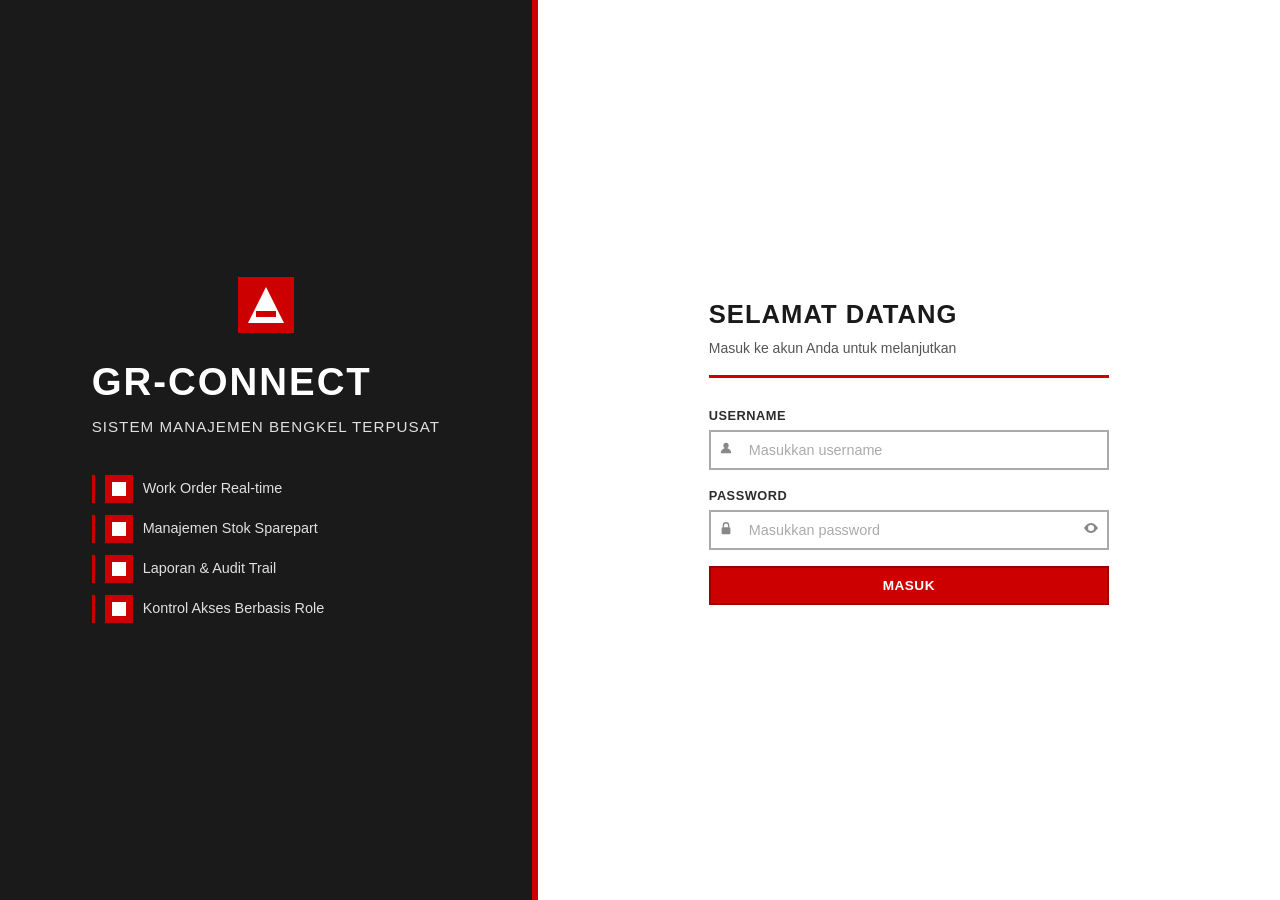
<file: index.html>
<!DOCTYPE html>
<html lang="id">
<head>
  <meta charset="UTF-8" />
  <meta name="viewport" content="width=device-width, initial-scale=1.0" />
  <title>GR-Connect — Login</title>
  <link rel="stylesheet" href="css/style.css" />
</head>
<body class="login-body">

  <div class="login-container">
    <!-- Left panel: branding -->
    <div class="login-brand">
      <div class="brand-content">
        <div class="brand-logo">
          <svg width="56" height="56" viewBox="0 0 56 56" fill="none">
            <rect width="56" height="56" fill="#cc0000"/>
            <path d="M10 46 L28 10 L46 46 Z" fill="white"/>
            <rect x="18" y="34" width="20" height="6" fill="#cc0000"/>
          </svg>
        </div>
        <h1 class="brand-name">GR-Connect</h1>
        <p class="brand-tagline">Sistem Manajemen Bengkel Terpusat</p>
        <div class="brand-features">
          <div class="feature-item">
            <div class="feature-icon">
              <svg width="14" height="14" viewBox="0 0 14 14" fill="white"><rect width="14" height="14"/></svg>
            </div>
            <span>Work Order Real-time</span>
          </div>
          <div class="feature-item">
            <div class="feature-icon">
              <svg width="14" height="14" viewBox="0 0 14 14" fill="white"><rect width="14" height="14"/></svg>
            </div>
            <span>Manajemen Stok Sparepart</span>
          </div>
          <div class="feature-item">
            <div class="feature-icon">
              <svg width="14" height="14" viewBox="0 0 14 14" fill="white"><rect width="14" height="14"/></svg>
            </div>
            <span>Laporan &amp; Audit Trail</span>
          </div>
          <div class="feature-item">
            <div class="feature-icon">
              <svg width="14" height="14" viewBox="0 0 14 14" fill="white"><rect width="14" height="14"/></svg>
            </div>
            <span>Kontrol Akses Berbasis Role</span>
          </div>
        </div>
      </div>
    </div>

    <!-- Right panel: form -->
    <div class="login-form-panel">
      <div class="login-form-wrapper">
        <div class="login-header">
          <h2>Selamat Datang</h2>
          <p>Masuk ke akun Anda untuk melanjutkan</p>
        </div>

        <div id="login-error" class="alert alert-error" style="display:none;"></div>

        <form id="loginForm" class="login-form">
          <div class="form-group">
            <label for="username">Username</label>
            <div class="input-wrapper">
              <span class="input-icon">
                <svg width="14" height="14" viewBox="0 0 16 16" fill="#888"><circle cx="8" cy="5" r="3"/><path d="M2 14c0-3.3 2.7-6 6-6s6 2.7 6 6H2z"/></svg>
              </span>
              <input type="text" id="username" name="username" placeholder="Masukkan username" required autocomplete="username" />
            </div>
          </div>

          <div class="form-group">
            <label for="password">Password</label>
            <div class="input-wrapper">
              <span class="input-icon">
                <svg width="14" height="14" viewBox="0 0 16 16" fill="#888"><rect x="3" y="7" width="10" height="8" rx="1"/><path d="M5 7V5a3 3 0 0 1 6 0v2" fill="none" stroke="#888" stroke-width="1.5"/></svg>
              </span>
              <input type="password" id="password" name="password" placeholder="Masukkan password" required autocomplete="current-password" />
              <button type="button" class="toggle-password" onclick="togglePassword()" title="Tampilkan password">
                <svg width="16" height="16" viewBox="0 0 16 16" fill="#888"><path d="M8 3C4 3 1 8 1 8s3 5 7 5 7-5 7-5-3-5-7-5zm0 8a3 3 0 1 1 0-6 3 3 0 0 1 0 6z"/></svg>
              </button>
            </div>
          </div>

          <button type="submit" class="btn btn-primary btn-full" id="loginBtn">
            <span class="btn-text">MASUK</span>
            <span class="btn-loader" style="display:none;">
              <svg class="spinner" width="18" height="18" viewBox="0 0 24 24">
                <circle cx="12" cy="12" r="10" stroke="white" stroke-width="3" fill="none" stroke-dasharray="30 70" stroke-linecap="round"/>
              </svg>
            </span>
          </button>
        </form>


      </div>
    </div>
  </div>

  <script src="js/config.js"></script>
  <script src="js/api.js"></script>
  <script src="js/auth.js"></script>
  <script>
    function togglePassword() {
      const pw = document.getElementById('password');
      pw.type = pw.type === 'password' ? 'text' : 'password';
    }
  </script>
</body>
</html>
</file>
<file: css/style.css>
/* GR-Connect — NASCAR Flat Theme */

:root {
  --red: #cc0000;
  --red-dark: #990000;
  --yellow: #f5c518;
  --black: #1a1a1a;
  --dark-gray: #2d2d2d;
  --mid-gray: #555555;
  --light-gray: #e0e0e0;
  --bg: #f2f2f2;
  --white: #ffffff;
  --success: #1a7a1a;
  --danger: #cc0000;
  --warning: #c07000;
  --border: #aaaaaa;
  --font: 'Arial Black', 'Arial Bold', Arial, sans-serif;
  --font-body: Arial, Helvetica, sans-serif;
}

*,
*::before,
*::after {
  box-sizing: border-box;
  margin: 0;
  padding: 0;
}

html {
  scroll-behavior: auto;
  overflow-x: hidden; /* Cegah scroll di level dokumen */
}

body {
  font-family: var(--font-body);
  background: var(--bg);
  color: var(--black);
  line-height: 1.5;
  min-height: 100vh;
  overflow-x: hidden; /* Cegah horizontal scroll di level paling luar */
}

/* ── LOGIN PAGE ── */
.login-body {
  display: flex;
  align-items: stretch;
  min-height: 100vh;
  background: var(--bg);
}

.login-container {
  display: flex;
  width: 100%;
  min-height: 100vh;
}

.login-brand {
  width: 42%;
  background: var(--black);
  display: flex;
  align-items: center;
  justify-content: center;
  padding: 48px;
  border-right: 6px solid var(--red);
}

.brand-content {
  color: var(--white);
}

.brand-logo {
  display: flex;
  align-items: center;
  justify-content: center;
  margin-bottom: 20px;
}

.brand-logo svg rect {
  fill: var(--red);
}

.brand-name {
  font-family: var(--font);
  font-size: 2.4rem;
  font-weight: 900;
  color: var(--white);
  text-transform: uppercase;
  letter-spacing: 2px;
  margin-bottom: 6px;
}

.brand-tagline {
  font-size: 0.95rem;
  color: var(--light-gray);
  margin-bottom: 36px;
  text-transform: uppercase;
  letter-spacing: 1px;
}

.brand-features {
  display: flex;
  flex-direction: column;
  gap: 12px;
}

.feature-item {
  display: flex;
  align-items: center;
  gap: 10px;
  color: var(--light-gray);
  font-size: 0.9rem;
  border-left: 3px solid var(--red);
  padding-left: 10px;
}

.feature-icon {
  width: 28px;
  height: 28px;
  background: var(--red);
  display: flex;
  align-items: center;
  justify-content: center;
  flex-shrink: 0;
}

.login-form-panel {
  flex: 1;
  display: flex;
  align-items: center;
  justify-content: center;
  padding: 48px 32px;
  background: var(--white);
}

.login-form-wrapper {
  width: 100%;
  max-width: 400px;
}

.login-header {
  margin-bottom: 28px;
  border-bottom: 3px solid var(--red);
  padding-bottom: 16px;
}

.login-header h2 {
  font-family: var(--font);
  font-size: 1.6rem;
  font-weight: 900;
  color: var(--black);
  text-transform: uppercase;
  letter-spacing: 1px;
  margin-bottom: 4px;
}

.login-header p {
  color: var(--mid-gray);
  font-size: 0.875rem;
}

/* ── FORM ELEMENTS ── */
.form-group {
  margin-bottom: 16px;
}

.form-group label {
  display: block;
  font-size: 0.8rem;
  font-weight: 700;
  color: var(--dark-gray);
  text-transform: uppercase;
  letter-spacing: 0.5px;
  margin-bottom: 5px;
}

.input-wrapper {
  position: relative;
  display: flex;
  align-items: center;
}

.input-icon {
  position: absolute;
  left: 10px;
  pointer-events: none;
  z-index: 1;
  color: var(--mid-gray);
}

.input-wrapper input {
  width: 100%;
  padding: 10px 12px 10px 38px;
  background: var(--white);
  border: 2px solid var(--border);
  color: var(--black);
  font-family: var(--font-body);
  font-size: 0.9rem;
  outline: none;
  border-radius: 0;
}

.input-wrapper input:focus {
  border-color: var(--red);
  background: #fff8f8;
}

.input-wrapper input::placeholder {
  color: #aaa;
}

.toggle-password {
  position: absolute;
  right: 10px;
  background: none;
  border: none;
  cursor: pointer;
  color: var(--mid-gray);
  padding: 0;
}

/* ── BUTTONS ── */
.btn {
  display: inline-flex;
  align-items: center;
  justify-content: center;
  gap: 6px;
  padding: 10px 18px;
  border: 2px solid transparent;
  font-family: var(--font-body);
  font-size: 0.85rem;
  font-weight: 700;
  cursor: pointer;
  text-decoration: none;
  text-transform: uppercase;
  letter-spacing: 0.5px;
  border-radius: 0;
  transition: all 0.2s ease;
}

.btn-primary {
  background: var(--red);
  color: var(--white);
  border-color: var(--red-dark);
}

.btn-primary:hover {
  background: var(--red-dark);
}

.btn-primary:disabled {
  opacity: 0.55;
  cursor: not-allowed;
}

.btn-secondary {
  background: var(--dark-gray);
  color: var(--white);
  border-color: var(--black);
}

.btn-secondary:hover {
  background: var(--black);
}

.btn-danger {
  background: var(--red);
  color: var(--white);
  border-color: var(--red-dark);
}

.btn-danger:hover {
  background: var(--red-dark);
}

.btn-success {
  background: var(--success);
  color: var(--white);
  border-color: #145c14;
}

.btn-success:hover {
  background: #145c14;
}

.btn-sm {
  padding: 5px 12px;
  font-size: 0.78rem;
}

.btn-full {
  width: 100%;
}

.spinner {
  animation: spin 0.8s linear infinite;
}

@keyframes spin {
  to {
    transform: rotate(360deg);
  }
}

/* ── ALERTS ── */
.alert {
  padding: 10px 14px;
  font-size: 0.85rem;
  margin-bottom: 16px;
  border-left: 4px solid;
  background: #fff0f0;
}

.alert-error {
  border-color: var(--red);
  color: var(--red-dark);
  background: #fff0f0;
}

.alert-success {
  border-color: var(--success);
  color: var(--success);
  background: #f0fff0;
}

.alert-warning {
  border-color: var(--warning);
  color: var(--warning);
  background: #fff8e0;
}

/* ── DEMO ACCOUNTS ── */
.demo-accounts {
  margin-top: 24px;
  padding: 16px;
  background: var(--bg);
  border: 2px solid var(--border);
}

.demo-title {
  font-size: 0.72rem;
  font-weight: 700;
  color: var(--mid-gray);
  text-transform: uppercase;
  letter-spacing: 0.5px;
  margin-bottom: 10px;
}

.demo-grid {
  display: grid;
  grid-template-columns: 1fr 1fr;
  gap: 6px;
  margin-bottom: 10px;
}

.demo-account {
  display: flex;
  flex-direction: column;
  gap: 2px;
  padding: 8px;
  background: var(--white);
  cursor: pointer;
  border: 2px solid var(--border);
}

.demo-account:hover {
  border-color: var(--red);
  background: #fff8f8;
}

.demo-role {
  font-size: 0.68rem;
  font-weight: 700;
  padding: 1px 6px;
  width: fit-content;
  text-transform: uppercase;
  letter-spacing: 0.5px;
  color: var(--white);
}

.demo-role.manager {
  background: var(--black);
}

.demo-role.ca {
  background: #0077aa;
}

.demo-role.mekanik {
  background: #c07000;
}

.demo-role.kasir {
  background: var(--success);
}

.demo-role.sparepart {
  background: #660099;
}

.demo-user {
  font-size: 0.78rem;
  color: var(--mid-gray);
  font-family: monospace;
}

.demo-pw {
  font-size: 0.72rem;
  color: var(--mid-gray);
}

.demo-pw code {
  background: var(--bg);
  padding: 1px 5px;
  color: var(--red);
  font-weight: 700;
}

/* ── APP LAYOUT ── */
.app-layout {
  display: flex;
  min-height: 100vh;
  max-width: 100%; /* Cegah container flex meluber */
  overflow-x: hidden;
}

/* ── SIDEBAR ── */
.sidebar {
  width: 240px;
  background: var(--black);
  border-right: 4px solid var(--red);
  display: flex;
  flex-direction: column;
  position: fixed;
  top: 0;
  left: 0;
  height: 100vh;
  z-index: 100;
}

.sidebar-header {
  padding: 18px 16px;
  border-bottom: 2px solid var(--red);
  display: flex;
  align-items: center;
  gap: 10px;
  background: var(--red);
}

.sidebar-logo {
  width: 32px;
  height: 32px;
  background: var(--white);
  display: flex;
  align-items: center;
  justify-content: center;
  flex-shrink: 0;
}

.sidebar-title {
  font-family: var(--font);
  font-size: 1.05rem;
  font-weight: 900;
  color: var(--white);
  text-transform: uppercase;
  letter-spacing: 1px;
}

.sidebar-subtitle {
  font-size: 0.65rem;
  color: rgba(255, 255, 255, 0.75);
  text-transform: uppercase;
}

.sidebar-nav {
  flex: 1;
  padding: 12px 8px;
  overflow-y: auto;
}

.nav-section {
  margin-bottom: 6px;
}

.nav-section-title {
  font-size: 0.62rem;
  font-weight: 700;
  color: #888;
  text-transform: uppercase;
  letter-spacing: 1px;
  padding: 6px 8px 4px;
}

.nav-item {
  display: flex;
  align-items: center;
  gap: 8px;
  padding: 9px 10px;
  cursor: pointer;
  font-size: 0.85rem;
  font-weight: 700;
  color: var(--light-gray);
  text-transform: uppercase;
  text-decoration: none;
  margin-bottom: 2px;
  border: none;
  background: none;
  width: 100%;
  text-align: left;
  letter-spacing: 0.3px;
  border-left: 4px solid transparent;
  transition: all 0.2s ease;
}

.nav-item:hover {
  background: var(--dark-gray);
  color: var(--white);
  border-left-color: var(--yellow);
}

.nav-item.active {
  background: var(--red);
  color: var(--white);
  border-left-color: var(--yellow);
}

.nav-icon {
  flex-shrink: 0;
}

.sidebar-footer {
  padding: 12px 8px;
  border-top: 2px solid var(--dark-gray);
}

.user-card {
  display: flex;
  align-items: center;
  gap: 8px;
  padding: 10px;
  background: var(--dark-gray);
  border: 1px solid #444;
}

.user-avatar {
  width: 34px;
  height: 34px;
  background: var(--red);
  display: flex;
  align-items: center;
  justify-content: center;
  font-size: 0.8rem;
  font-weight: 700;
  color: var(--white);
  flex-shrink: 0;
  text-transform: uppercase;
}

.user-info {
  flex: 1;
  min-width: 0;
}

.user-name {
  font-size: 0.82rem;
  font-weight: 700;
  color: var(--white);
  white-space: nowrap;
  overflow: hidden;
  text-overflow: ellipsis;
}

.user-role {
  font-size: 0.65rem;
  color: #aaa;
  text-transform: uppercase;
}

.logout-btn {
  background: none;
  border: 1px solid #555;
  cursor: pointer;
  color: #aaa;
  font-size: 0.7rem;
  font-weight: 700;
  padding: 4px 7px;
  text-transform: uppercase;
}

.logout-btn:hover {
  color: var(--white);
  background: var(--red);
  border-color: var(--red);
}

/* ── MAIN CONTENT ── */
.main-content {
  margin-left: 240px;
  flex: 1;
  min-width: 0; /* CRITICAL: Mencegah flexbox memaksa lebar membesar mengikuti tabel */
  display: flex;
  flex-direction: column;
  min-height: 100vh;
  /* Batasi lebar agar tidak melebihi sisa ruang setelah sidebar */
  max-width: calc(100% - 240px);
  overflow-x: hidden;
  animation: fadePageIn 0.3s ease-out both;
  transition: margin-left 0.3s cubic-bezier(0.4, 0, 0.2, 1);
}

/* Tugas 3: Keyframe fade + slide-up ringan */
@keyframes fadePageIn {
  from {
    opacity: 0;
    transform: translateY(8px);
  }
  to {
    opacity: 1;
    transform: translateY(0);
  }
}

.page-header {
  padding: 0 28px;
  border-bottom: 3px solid var(--border);
  background: var(--dark-gray);
  position: sticky;
  top: 0;
  z-index: 50;
}

.page-header-inner {
  display: flex;
  align-items: center;
  justify-content: space-between;
  padding: 16px 0;
}

.page-title {
  font-family: var(--font);
  font-size: 1.3rem;
  font-weight: 900;
  color: var(--white);
  text-transform: uppercase;
  letter-spacing: 1px;
}

.page-subtitle {
  font-size: 0.8rem;
  color: #bbb;
  margin-top: 2px;
}

.page-actions {
  display: flex;
  gap: 8px;
  align-items: center;
}

.page-body {
  padding: 24px 28px;
  flex: 1;
  min-width: 0; /* CRITICAL: Mencegah page-body ikut melar */
  overflow-x: hidden; /* Padding tidak menyebabkan scroll keluar */
}

/* ── STATS CARDS ── */
.stats-grid {
  display: grid;
  grid-template-columns: repeat(auto-fit, minmax(200px, 1fr));
  gap: 16px;
  margin-bottom: 24px;
}

.stat-card {
  background: var(--white);
  border: 2px solid var(--border);
  border-top: 4px solid var(--red);
  padding: 18px;
  display: flex;
  align-items: flex-start;
  gap: 14px;
}

.stat-icon {
  width: 44px;
  height: 44px;
  background: var(--black);
  display: flex;
  align-items: center;
  justify-content: center;
  flex-shrink: 0;
}

.stat-value {
  font-family: var(--font);
  font-size: 1.9rem;
  font-weight: 900;
  color: var(--black);
  line-height: 1;
  margin-bottom: 3px;
}

.stat-label {
  font-size: 0.8rem;
  color: var(--mid-gray);
  font-weight: 700;
  text-transform: uppercase;
}

.stat-change {
  font-size: 0.72rem;
  color: var(--success);
  margin-top: 3px;
  font-weight: 700;
}

/* ── TABLE ── */
.table-card {
  background: var(--white);
  border: 2px solid var(--border);
}

.table-card-header {
  padding: 14px 18px;
  border-bottom: 3px solid var(--border);
  display: flex;
  align-items: center;
  justify-content: space-between;
  gap: 14px;
  flex-wrap: wrap;
  background: var(--dark-gray);
}

.table-card-title {
  font-family: var(--font);
  font-size: 0.95rem;
  font-weight: 900;
  color: var(--white);
  text-transform: uppercase;
  letter-spacing: 0.5px;
}

.table-filters {
  display: flex;
  gap: 8px;
  align-items: center;
  flex-wrap: wrap;
}

.filter-input {
  padding: 6px 10px;
  background: var(--white);
  border: 2px solid var(--border);
  color: var(--black);
  font-family: var(--font-body);
  font-size: 0.83rem;
  outline: none;
  border-radius: 0;
}

.filter-input:focus {
  border-color: var(--red);
}

.table-wrapper {
  overflow-x: auto;
  width: 100%; /* Pastikan wrapper tidak meluber dari parent */
  max-width: 100%;
}

table {
  width: 100%;
  border-collapse: collapse;
}

thead tr {
  background: var(--light-gray);
}

th {
  padding: 10px 16px;
  text-align: left;
  font-size: 0.72rem;
  font-weight: 700;
  color: var(--dark-gray);
  text-transform: uppercase;
  letter-spacing: 0.5px;
  white-space: nowrap;
  border-bottom: 2px solid var(--border);
}

td {
  padding: 12px 16px;
  font-size: 0.855rem;
  color: var(--dark-gray);
  border-top: 1px solid var(--light-gray);
  vertical-align: middle;
}

tr:hover td {
  background: #fafafa;
}

.td-main {
  color: var(--black);
  font-weight: 700;
}

/* ── BADGES ── */
.badge {
  display: inline-block;
  padding: 2px 8px;
  font-size: 0.7rem;
  font-weight: 700;
  text-transform: uppercase;
  letter-spacing: 0.3px;
  white-space: nowrap;
  border: 1px solid;
}

.badge-antrean {
  background: #fff3cd;
  color: #856404;
  border-color: #ffc107;
}

.badge-dikerjakan {
  background: #cce5ff;
  color: #004085;
  border-color: #007bff;
}

.badge-nunggu_part {
  background: #f8d7da;
  color: #721c24;
  border-color: #f5c6cb;
}

.badge-selesai {
  background: #d4edda;
  color: #155724;
  border-color: #28a745;
}

.badge-lunas {
  background: #d4edda;
  color: #155724;
  border-color: #28a745;
}

.badge-belum_lunas {
  background: #f8d7da;
  color: #721c24;
  border-color: #f5c6cb;
}

.badge-low {
  background: #f8d7da;
  color: #721c24;
  border-color: #f5c6cb;
}

.badge-ok {
  background: #d4edda;
  color: #155724;
  border-color: #28a745;
}

.actions {
  display: flex;
  gap: 5px;
  flex-wrap: wrap;
}

/* ── KEBAB / AKSI DROPDOWN MENU ── */
.kebab-wrapper {
  position: relative;
  display: inline-block;
}

.kebab-btn {
  background: var(--dark-gray);
  color: var(--white);
  border: 2px solid var(--black);
  padding: 5px 12px;
  font-family: var(--font-body);
  font-size: 0.78rem;
  font-weight: 700;
  text-transform: uppercase;
  letter-spacing: 0.5px;
  cursor: pointer;
  border-radius: 0;
  line-height: 1.4;
  white-space: nowrap;
  user-select: none;
}

.kebab-btn:hover {
  background: var(--black);
}

.kebab-menu {
  display: none;
  position: absolute;
  right: 0;
  top: 100%;
  min-width: 170px;
  background: var(--white);
  border: 2px solid var(--black);
  border-top: 3px solid var(--red);
  z-index: 500;
  flex-direction: column;
  box-shadow: 4px 4px 0 rgba(0, 0, 0, 0.35);
}

.kebab-menu.open {
  display: flex;
}

.kebab-item {
  display: block;
  width: 100%;
  padding: 9px 14px;
  text-align: left;
  font-family: var(--font-body);
  font-size: 0.8rem;
  font-weight: 700;
  text-transform: uppercase;
  letter-spacing: 0.4px;
  cursor: pointer;
  border: none;
  border-bottom: 1px solid var(--light-gray);
  background: var(--white);
  color: var(--black);
  border-radius: 0;
  transition: all 0.2s ease;
}

.kebab-item:last-child {
  border-bottom: none;
}

.kebab-item:hover {
  background: var(--black);
  color: var(--white);
}

.kebab-item.item-yellow {
  color: var(--warning);
}

.kebab-item.item-yellow:hover {
  background: #c07000;
  color: var(--white);
}

.kebab-item.item-blue {
  color: #2563eb;
}

.kebab-item.item-blue:hover {
  background: #2563eb;
  color: var(--white);
}

.kebab-item.item-purple {
  color: #7c3aed;
}

.kebab-item.item-purple:hover {
  background: #7c3aed;
  color: var(--white);
}

.kebab-item.item-orange {
  color: #d97706;
}

.kebab-item.item-orange:hover {
  background: #d97706;
  color: var(--white);
}

.kebab-item.item-green {
  color: var(--success);
}

.kebab-item.item-green:hover {
  background: var(--success);
  color: var(--white);
}

/* ── MODAL ── */
.modal-overlay {
  position: fixed;
  inset: 0;
  background: rgba(0, 0, 0, 0.65);
  z-index: 1000;
  display: flex;
  align-items: center;
  justify-content: center;
  padding: 20px;
}

.modal {
  background: var(--white);
  border: 3px solid var(--dark-gray);
  border-top: 5px solid var(--red);
  width: 100%;
  max-width: 560px;
  max-height: 90vh;
  overflow-y: auto;
}

.modal-header {
  padding: 16px 20px;
  border-bottom: 2px solid var(--border);
  display: flex;
  align-items: center;
  justify-content: space-between;
  background: var(--dark-gray);
}

.modal-title {
  font-family: var(--font);
  font-size: 1rem;
  font-weight: 900;
  color: var(--white);
  text-transform: uppercase;
  letter-spacing: 0.5px;
}

.modal-close {
  background: none;
  border: 1px solid #666;
  cursor: pointer;
  color: #ccc;
  font-size: 1rem;
  padding: 2px 8px;
  line-height: 1.4;
  font-weight: 700;
}

.modal-close:hover {
  color: var(--white);
  background: var(--red);
  border-color: var(--red);
}

.modal-body {
  padding: 20px;
}

.modal-footer {
  padding: 14px 20px;
  display: flex;
  gap: 8px;
  justify-content: flex-end;
  border-top: 2px solid var(--border);
  background: var(--bg);
}

/* Form in modal */
.form-row {
  display: grid;
  grid-template-columns: 1fr 1fr;
  gap: 14px;
}

.form-row .form-group {
  margin-bottom: 0;
}

.modal-body .form-group {
  margin-bottom: 14px;
}

.modal-body .form-group label {
  font-size: 0.78rem;
}

.modal-body .input-wrapper input,
.modal-body select,
.modal-body textarea {
  width: 100%;
  padding: 9px 12px;
  background: var(--white);
  border: 2px solid var(--border);
  color: var(--black);
  font-family: var(--font-body);
  font-size: 0.875rem;
  outline: none;
  border-radius: 0;
}

.modal-body .input-wrapper input {
  padding-left: 12px;
}

.modal-body select option {
  background: var(--white);
}

.modal-body .input-wrapper input:focus,
.modal-body select:focus,
.modal-body textarea:focus {
  border-color: var(--red);
}

.modal-body textarea {
  resize: vertical;
  min-height: 80px;
}

/* ── LOADING & EMPTY STATES ── */
.loading-state,
.empty-state {
  display: flex;
  flex-direction: column;
  align-items: center;
  justify-content: center;
  padding: 50px 20px;
  color: var(--mid-gray);
  gap: 10px;
  font-weight: 700;
  text-transform: uppercase;
  font-size: 0.85rem;
}

/* ── TOAST NOTIFICATIONS ── */
.toast-container {
  position: fixed;
  top: 20px;
  right: 20px;
  z-index: 9999;
  display: flex;
  flex-direction: column;
  gap: 6px;
  pointer-events: none;
}

.toast {
  padding: 12px 18px;
  font-size: 0.85rem;
  font-weight: 700;
  display: flex;
  align-items: center;
  gap: 8px;
  pointer-events: all;
  max-width: 340px;
  border-left: 5px solid;
  text-transform: uppercase;
  letter-spacing: 0.3px;
}

.toast.success {
  background: #d4edda;
  color: #155724;
  border-color: #28a745;
}

.toast.error {
  background: #f8d7da;
  color: #721c24;
  border-color: #cc0000;
}

.toast.warning {
  background: #fff3cd;
  color: #856404;
  border-color: #ffc107;
}

/* ── DETAIL PANEL ── */
.detail-section {
  background: var(--bg);
  border: 1px solid var(--border);
  border-left: 4px solid var(--red);
  padding: 16px;
  margin-bottom: 14px;
}

.detail-section-title {
  font-size: 0.72rem;
  font-weight: 700;
  text-transform: uppercase;
  letter-spacing: 0.5px;
  color: var(--mid-gray);
  margin-bottom: 12px;
  border-bottom: 1px solid var(--border);
  padding-bottom: 6px;
}

.detail-grid {
  display: grid;
  grid-template-columns: 1fr 1fr;
  gap: 10px;
}

.detail-key {
  font-size: 0.72rem;
  color: var(--mid-gray);
  font-weight: 700;
  text-transform: uppercase;
  margin-bottom: 2px;
}

.detail-value {
  font-size: 0.88rem;
  color: var(--black);
  font-weight: 500;
}

.total-row {
  display: flex;
  justify-content: space-between;
  align-items: center;
  padding: 8px 0;
  border-bottom: 1px solid var(--border);
}

.total-row:last-child {
  border-bottom: none;
}

.total-label {
  font-size: 0.85rem;
  color: var(--mid-gray);
  font-weight: 700;
  text-transform: uppercase;
}

.total-value {
  font-size: 0.9rem;
  font-weight: 700;
  color: var(--black);
}

.total-row.grand .total-label {
  font-size: 0.95rem;
  color: var(--black);
}

.total-row.grand .total-value {
  font-size: 1.05rem;
  color: var(--red);
  font-weight: 900;
}

/* ── BUTTON TABLE ACTION (Tugas 3: ukuran seragam) ── */
.btn-table-action {
  display: inline-flex;
  align-items: center;
  justify-content: center;
  gap: 4px;
  min-width: 80px;
  height: 30px;
  padding: 0 10px;
  font-size: 0.75rem;
  font-family: var(--font-body);
  font-weight: 700;
  text-transform: uppercase;
  letter-spacing: 0.4px;
  cursor: pointer;
  border-radius: 0;
  border: 2px solid transparent;
  white-space: nowrap;
  /* NASCAR: kaku, flat, no rounded */
}

/* ── HAMBURGER BUTTON (hidden di desktop) ── */
.hamburger-btn {
  display: none;
  align-items: center;
  justify-content: center;
  background: var(--red);
  color: var(--white);
  border: 2px solid var(--red-dark);
  font-size: 1.4rem;
  line-height: 1;
  width: 40px;
  height: 40px;
  cursor: pointer;
  flex-shrink: 0;
  border-radius: 0;
  padding: 0;
  transition: background 0.15s;
  z-index: 200;
}

.hamburger-btn:hover {
  background: var(--red-dark);
}

/* ── SIDEBAR OVERLAY (hanya aktif di mobile) ── */
.sidebar-overlay {
  display: none;
  position: fixed;
  inset: 0;
  background: rgba(0, 0, 0, 0.55);
  z-index: 90;
  /* Di bawah sidebar (z-index:100) */
  backdrop-filter: none;
}

.sidebar-overlay.active {
  display: block;
}

/* ── RESPONSIVE SIDEBAR GEMINI STYLE ── */
.sidebar {
  transition: transform 0.3s cubic-bezier(0.4, 0, 0.2, 1);
}

#sidebar-overlay {
  position: fixed;
  inset: 0;
  background: rgba(0, 0, 0, 0.6);
  z-index: 90;
  display: none;
  opacity: 0;
  transition: opacity 0.3s;
}

#sidebar-overlay.active {
  display: block;
  opacity: 1;
}

@media (max-width: 768px) {
  /* ── TUGAS 1: Sembunyikan branding kiri, form login full-width ── */
  .login-brand {
    display: none !important;
  }

  .login-form-panel {
    width: 100%;
    padding: 32px 20px;
  }

  /* ── Sidebar ── */
  .sidebar {
    transform: translateX(-100%);
  }

  .sidebar.open {
    transform: translateX(0);
    box-shadow: 4px 0 15px rgba(0, 0, 0, 0.5);
  }

  /* ── Layout utama ── */
  .main-content {
    margin-left: 0;
    /* Gunakan max-width bukan width:100vw — 100vw menyebabkan scroll
       karena menghitung lebar termasuk scrollbar browser */
    width: 100%;
    max-width: 100%;
    overflow-x: hidden;
  }

  .page-header {
    padding: 0 15px;
  }

  .page-body {
    padding: 15px;
  }

  /* ── TUGAS 3: Cegah tabel tumpah keluar layar ── */
  /* Pembungkus tabel — semua varian termasuk sparepart & dashboard */
  .table-wrapper,
  .section-block > div[style*="overflow-x"] {
    width: 100% !important;
    overflow-x: auto !important;
    -webkit-overflow-scrolling: touch; /* smooth scroll iOS */
    border: 2px solid #000;
  }

  /* Paksa tabel punya lebar minimal agar kolom tidak remuk */
  table,
  .tbl {
    min-width: 800px;
  }

  /* Hamburger selalu tampil di mobile */
  .hamburger-btn {
    display: inline-flex !important;
  }
}

/* ═══════════════════════════════════════════════════════
   TUGAS 2: SIDEBAR MINI (Desktop Collapsible Ala Gemini)
   ═══════════════════════════════════════════════════════ */

/* Sidebar mendapat transition width agar smooth */
.sidebar {
  transition:
    transform 0.3s cubic-bezier(0.4, 0, 0.2, 1),
    width 0.3s cubic-bezier(0.4, 0, 0.2, 1);
}

/* Mode mini: sidebar menyempit jadi 70px */
.sidebar.mini {
  width: 70px;
  overflow: hidden;
}

/* Sembunyikan semua teks, hanya ikon yang tampil */
.sidebar.mini .sidebar-title,
.sidebar.mini .sidebar-subtitle,
.sidebar.mini .nav-section-title,
.sidebar.mini .nav-item span:not(.nav-icon),
.sidebar.mini .user-info,
.sidebar.mini .logout-btn {
  display: none;
}

/* Pusatkan ikon saat mode mini */
.sidebar.mini .nav-item {
  justify-content: center;
  padding: 10px;
  border-left: none;
  border-bottom: 3px solid transparent;
}

.sidebar.mini .nav-item:hover {
  border-bottom-color: var(--yellow);
}

.sidebar.mini .nav-item.active {
  border-bottom-color: var(--yellow);
}

/* Logo sidebar tetap terlihat di mode mini */
.sidebar.mini .sidebar-header {
  justify-content: center;
  padding: 18px 8px;
}

/* User avatar tetap tampil, card menyesuaikan */
.sidebar.mini .user-card {
  justify-content: center;
  padding: 10px 4px;
}

/* .main-content geser saat sidebar mini */
.main-content.mini-offset {
  margin-left: 70px;
  max-width: calc(100% - 70px);
}

/* ── TUGAS 4: .btn-nascar hover (NASCAR reaktif) ── */
.btn-nascar {
  transition: all 0.2s ease;
  border-radius: 0;
}

.btn-nascar:hover {
  box-shadow: 4px 4px 0 rgba(0, 0, 0, 0.85);
  transform: translate(-2px, -2px);
  filter: brightness(1.08);
}

.btn-nascar:active {
  box-shadow: 1px 1px 0 rgba(0, 0, 0, 0.85);
  transform: translate(1px, 1px);
}
</file>
